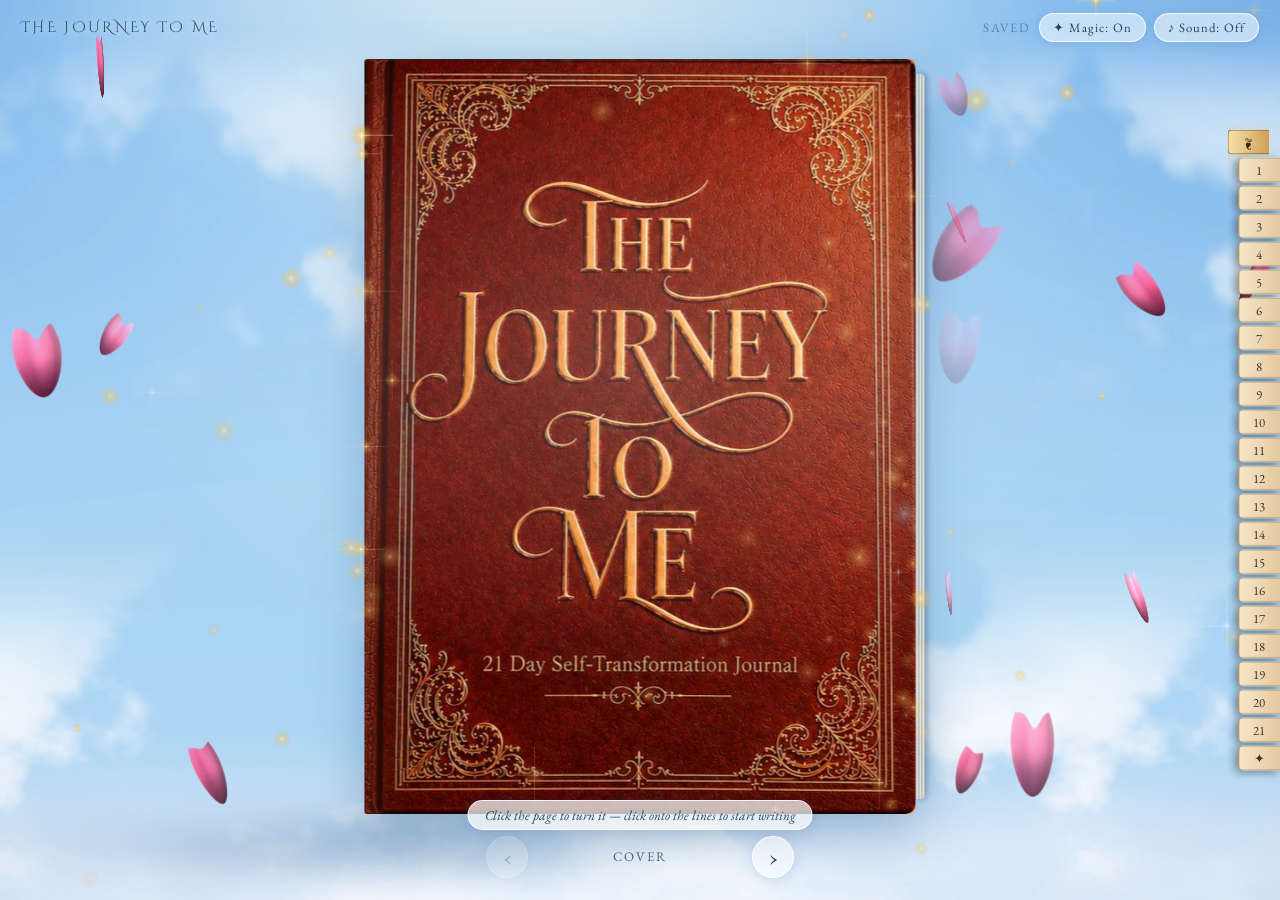
<file: index.html>
<!DOCTYPE html>
<html lang="en">
<head>
<meta charset="utf-8">
<meta name="viewport" content="width=device-width, initial-scale=1, viewport-fit=cover, maximum-scale=1">
<title>The Journey to Me — 21 Day Self-Transformation Journal</title>
<meta name="description" content="The Journey to Me: a 21 day self-transformation journal you can write in, keep, and carry with you.">
<meta name="theme-color" content="#a8d2f5">
<meta name="apple-mobile-web-app-capable" content="yes">
<meta name="apple-mobile-web-app-status-bar-style" content="black-translucent">
<meta name="apple-mobile-web-app-title" content="Journey to Me">
<link rel="manifest" href="manifest.webmanifest">
<link rel="apple-touch-icon" href="assets/icon-180.png">
<link rel="icon" href="assets/icon-192.png">
<link rel="preconnect" href="https://fonts.googleapis.com">
<link rel="preconnect" href="https://fonts.gstatic.com" crossorigin>
<link href="https://fonts.googleapis.com/css2?family=Cinzel+Decorative:wght@400;700&family=EB+Garamond:ital,wght@0,400;0,500;0,600;1,400&family=Pinyon+Script&display=swap" rel="stylesheet">
<link rel="stylesheet" href="styles.css">
<script>
/* Catch a password-reset link that landed on the wrong page.

   Supabase sends people back to the address in `redirect_to`, but ONLY if that
   address is on its allow-list — otherwise it quietly falls back to the
   project's Site URL, with no error anywhere. If that Site URL is the root of
   this site, a reset token arrives here, on the storybook version, which knows
   nothing about accounts, and the reader is simply stuck.

   So: if a recovery token turns up here, hand it on to the journal that can use
   it, fragment intact. Runs before anything else on the page, and does nothing
   at all in the normal case. */
(function () {
  var h = location.hash || '';
  var recovery = h.indexOf('access_token=') !== -1 && h.indexOf('type=recovery') !== -1;
  var failed   = h.indexOf('error_description=') !== -1 || h.indexOf('error=') !== -1;
  if (recovery || failed) {
    location.replace('./3d/' + h);
  }
})();
</script>
</head>
<body>

<div class="room" aria-hidden="true">
  <div class="sky"></div>
  <div class="sun-glow"></div>
  <div class="cloud-far"></div>
  <div class="cloud-near"></div>
</div>

<canvas id="fx" aria-hidden="true"></canvas>
<div class="vignette" aria-hidden="true"></div>

<header class="topbar">
  <div class="brand">The Journey to Me</div>
  <div class="tools">
    <span id="saveState" class="save-state" role="status" aria-live="polite">Saved</span>
    <button id="installBtn" class="tool-btn install" type="button" hidden>⤓ Install</button>
    <button id="fxToggle" class="tool-btn" type="button" title="Petals and stardust">✦ Magic: On</button>
    <button id="soundToggle" class="tool-btn" type="button" title="Page-turn sound">♪ Sound: Off</button>
  </div>
</header>

<main class="stage" id="stage">
  <div class="book-shadow" id="bookShadow" aria-hidden="true"></div>
  <div class="book" id="book">
    <div class="static-page static-left" aria-hidden="true"></div>
    <div class="static-page static-right" aria-hidden="true"></div>
    <div class="gutter" aria-hidden="true"></div>
    <!-- leaves injected by journal.js -->
  </div>
</main>

<nav class="tabs" id="tabs" aria-label="Journal pages"></nav>

<div class="controls">
  <button id="prevBtn" class="nav-btn" type="button" aria-label="Previous page">‹</button>
  <span id="pageLabel" class="page-label">Cover</span>
  <button id="nextBtn" class="nav-btn" type="button" aria-label="Next page">›</button>
</div>

<p class="hint" id="hint">Click the page to turn it — click onto the lines to start writing</p>

<div class="sheet" id="installSheet" hidden>
  <div class="sheet-card">
    <h3>Keep this journal on your device</h3>
    <p id="installBody"></p>
    <button class="ink-btn" type="button" id="installClose">Close</button>
  </div>
</div>

<script src="content.js"></script>
<script src="journal.js"></script>
</body>
</html>
</file>
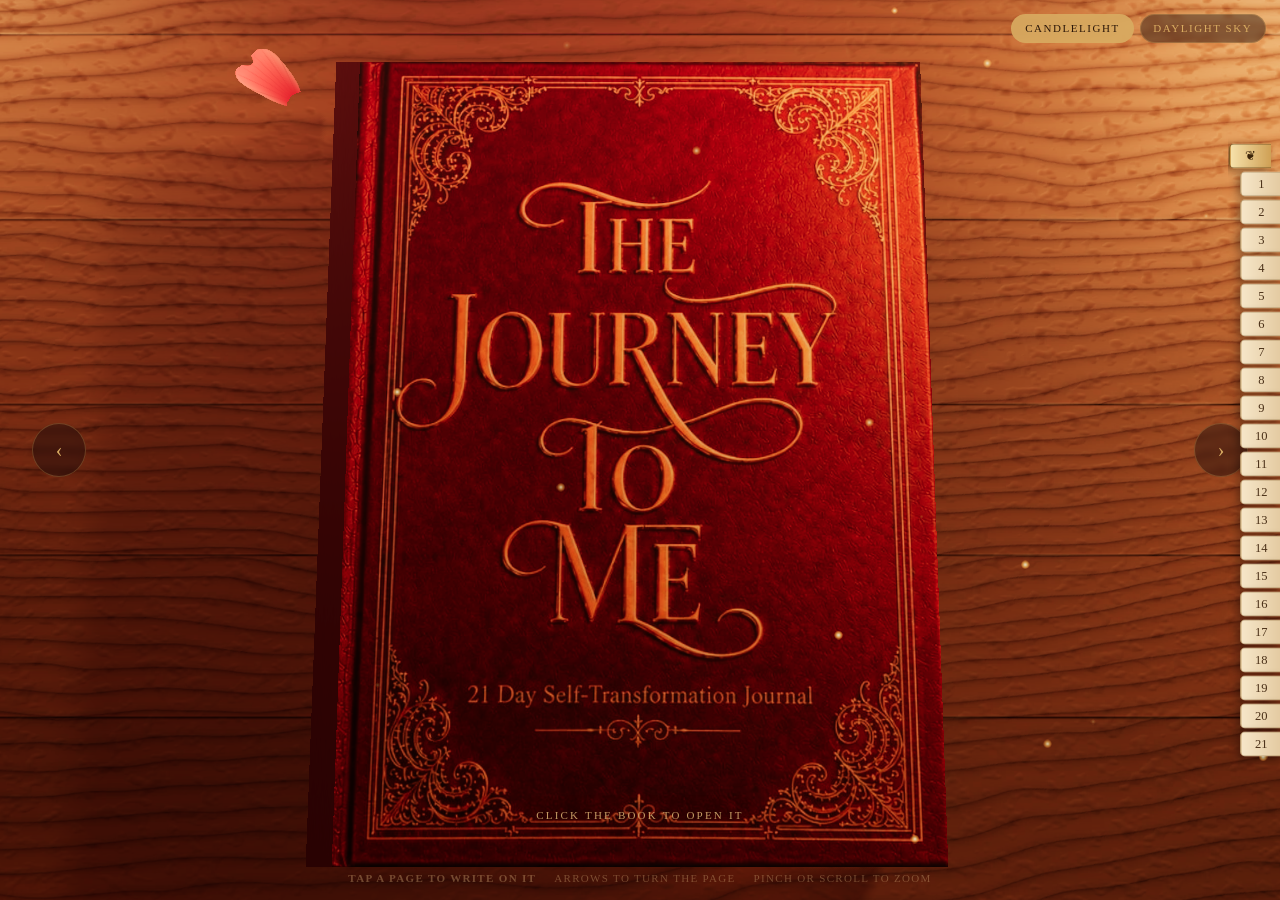
<file: 3d/index.html>
<!doctype html>
<html lang="en">
<head>
<meta charset="utf-8">
<meta name="viewport" content="width=device-width,initial-scale=1,viewport-fit=cover">
<title>The Journey to Me — the 3D journal</title>
<meta name="theme-color" content="#0a0406">
<meta name="description" content="The Journey to Me — a 21 day self-transformation journal, as a real book you can open and write in.">
<link rel="icon" href="../assets/icon-192.png">
<style>
  /* The journal is written in by hand, so the writing has to be a hand.  The
     old stack leaned on Snell Roundhand and Bradley Hand, which exist on a Mac
     and almost nowhere else — everyone else got a serif. */
  @font-face {
    font-family: 'Caveat';
    src: url('assets/caveat.woff2') format('woff2');
    font-weight: 400; font-style: normal; font-display: swap;
  }
  :root { --gold:#d9ac62; }
  * { box-sizing: border-box; }
  html, body { height: 100%; margin: 0; background: #0a0406; overflow: hidden; }
  body {
    font: 15px/1.5 "Iowan Old Style","Palatino Linotype",Palatino,Georgia,serif;
    color: #e8cfa4;
    -webkit-tap-highlight-color: transparent;
  }
  #view { position: fixed; inset: 0; width: 100%; height: 100%; display: block; touch-action: none; }

  /* Everything fades up together once the cover art and the wood are in. */
  #ui, #view { opacity: 0; transition: opacity 1.2s ease; }
  body.loaded #view { opacity: 1; }
  body.loaded #ui { opacity: 1; transition-delay: .5s; }

  #boot {
    position: fixed; inset: 0; display: grid; place-content: center; gap: 14px;
    text-align: center; background: #0a0406; z-index: 9;
    transition: opacity .9s ease; pointer-events: none;
  }
  body.loaded #boot { opacity: 0; }
  #boot h1 { margin: 0; font: 400 30px/1.2 Didot,"Bodoni MT",Georgia,serif; color: var(--gold); letter-spacing: .02em; }
  #boot p  { margin: 0; color: #8a6b4c; letter-spacing: .22em; text-transform: uppercase; font-size: 11px; }

  #ui { position: fixed; inset: 0; pointer-events: none; }

  #hint {
    position: absolute; left: 50%; bottom: 8.5vh; transform: translateX(-50%);
    letter-spacing: .2em; text-transform: uppercase; font-size: 11px;
    color: #c49a63; text-shadow: 0 0 18px rgba(0,0,0,.9);
    animation: breathe 3.4s ease-in-out infinite;
    transition: opacity .6s ease; white-space: nowrap;
  }
  #hint.gone { opacity: 0; animation: none; }
  @keyframes breathe { 0%,100% { opacity: .45 } 50% { opacity: .95 } }

  .arrow {
    position: absolute; top: 50%; transform: translateY(-50%);
    width: 54px; height: 54px; border-radius: 50%;
    border: 1px solid rgba(217,172,98,.28);
    background: rgba(20,8,10,.42); backdrop-filter: blur(3px);
    color: var(--gold); font-size: 20px; line-height: 52px; text-align: center;
    cursor: pointer; pointer-events: auto; user-select: none;
    transition: background .2s, border-color .2s, transform .2s;
  }
  .arrow:hover { background: rgba(60,20,24,.6); border-color: rgba(217,172,98,.6); }
  .arrow:active { transform: translateY(-50%) scale(.94); }
  #prev { left: max(16px, 2.5vw); }
  #next { right: max(16px, 2.5vw); }

  #tips {
    position: absolute; left: 50%; bottom: 14px; transform: translateX(-50%);
    display: flex; gap: 8px 18px; font-size: 11px; letter-spacing: .12em;
    text-transform: uppercase; color: rgba(200,158,110,.42);
    flex-wrap: wrap; justify-content: center; max-width: calc(100vw - 32px);
    text-align: center;
  }
  body.writing #tips b { color: var(--gold); }
  #sideways { display: none; }
  body.portrait #sideways { display: inline; color: var(--gold); }

  /* ---- numbered day tabs, carried over from the storybook version ---- */
  #tabs {
    position: absolute; right: 0; top: 50%; transform: translateY(-50%);
    z-index: 6; display: flex; flex-direction: column; gap: 3px;
    padding: .5rem .45rem .5rem .2rem;
    max-height: 74vh; overflow-y: auto; scrollbar-width: none;
    pointer-events: auto;
  }
  #tabs::-webkit-scrollbar { display: none; }
  .tab {
    font: 12.5px/1 "Iowan Old Style",Palatino,Georgia,serif;
    min-width: 34px; height: 25px;
    display: flex; align-items: center; justify-content: center;
    color: #4a3018;
    background: linear-gradient(to left, #e3c99f, #f6e6c8);
    border: 1px solid rgba(120,84,36,.45); border-right: none;
    border-radius: 5px 0 0 5px;
    cursor: pointer; flex: 0 0 auto;
    box-shadow: -3px 2px 8px rgba(0,0,0,.35);
    transform: translateX(9px);
    transition: transform .22s cubic-bezier(.3,1.4,.5,1), background .25s, min-width .22s;
  }
  .tab:hover { transform: translateX(0); background: linear-gradient(to left,#fff3dd,#fffdf6); }
  .tab.active {
    transform: translateX(-2px); min-width: 42px;
    background: linear-gradient(to left, #cfa055, #f7e2ab);
    color: #3b2409; border-color: rgba(90,60,18,.7);
  }

  /* ---- the scene switch ---- */
  #modes {
    position: absolute; top: max(14px, env(safe-area-inset-top)); right: 14px;
    z-index: 6; display: flex; gap: 6px; pointer-events: auto;
  }
  .mode {
    font: 11px/1 "Iowan Old Style",Palatino,Georgia,serif;
    letter-spacing: .14em; text-transform: uppercase;
    padding: .5rem .8rem; border-radius: 999px; cursor: pointer;
    border: 1px solid rgba(217,172,98,.32);
    background: rgba(20,8,10,.42); color: #d9ac62;
    backdrop-filter: blur(3px);
    transition: background .25s, color .25s, border-color .25s;
  }
  .mode:hover { border-color: rgba(217,172,98,.7); }
  .mode.on { background: rgba(217,172,98,.9); color: #2a1608; border-color: transparent; }

  /* In daylight the dark chrome disappears against a bright sky. */
  body.day .mode { background: rgba(255,255,255,.55); color: #24455f; border-color: rgba(255,255,255,.85); }
  body.day .mode.on { background: #24455f; color: #fff; border-color: transparent; }
  body.day .arrow { background: rgba(255,255,255,.55); border-color: rgba(255,255,255,.9); color: #24455f; }
  body.day .arrow:hover { background: #fff; }
  body.day #tips { color: rgba(30,66,94,.62); }
  body.day #tips b { color: #123f60; }
  body.day #hint { color: #1e455f; text-shadow: 0 0 16px rgba(255,255,255,.9); }
  body.day #boot { background: #a8d2f5; }
  body.day #boot h1 { color: #1b3e5c; }
  body.day #boot p { color: #46708f; }

  /* ---- sign in ----
     Only ever shown when config.js has been filled in. With no account set up
     the journal behaves as it always has and none of this appears. */
  #auth {
    position: fixed; inset: 0; z-index: 50;
    display: grid; place-items: center; padding: 1.5rem;
    background: radial-gradient(120% 90% at 50% 20%, #2a1008 0%, #0a0406 70%);
  }
  #auth[hidden] { display: none; }
  body.day #auth { background: linear-gradient(to bottom, #76b0e8 0%, #a8d2f5 60%, #b0d6f4 100%); }

  #authCard {
    width: min(23rem, 100%); text-align: center;
    display: flex; flex-direction: column; gap: .85rem;
  }
  #authCard h1 {
    margin: 0; font: 400 30px/1.2 Didot,"Bodoni MT",Georgia,serif;
    color: var(--gold); letter-spacing: .02em;
  }
  body.day #authCard h1 { color: #1b3e5c; }
  #authLead { margin: 0 0 .4rem; font-size: 13px; color: #a98a63; line-height: 1.55; }
  body.day #authLead { color: #2c5170; }
  #authForm { display: flex; flex-direction: column; gap: .55rem; }
  #auth input {
    font: 15px/1.4 inherit; color: #f0e2c8;
    background: rgba(255,240,214,.06);
    border: 1px solid rgba(217,172,98,.34);
    border-radius: 7px; padding: .68rem .8rem; outline: none;
  }
  #auth input:focus { border-color: rgba(217,172,98,.85); background: rgba(255,240,214,.11); }
  body.day #auth input { color: #17364d; background: rgba(255,255,255,.72); border-color: rgba(255,255,255,.9); }
  #authGo {
    font: 12px/1 inherit; letter-spacing: .18em; text-transform: uppercase;
    padding: .8rem; margin-top: .25rem; cursor: pointer;
    border: 0; border-radius: 999px;
    background: linear-gradient(to bottom, #e7c489, #cfa055); color: #2a1608;
  }
  #authGo:disabled { opacity: .5; cursor: default; }
  #authMsg { margin: 0; font-size: 12.5px; line-height: 1.5; min-height: 1.2em; color: #e08e7a; }
  #authMsg.ok { color: #9fc48a; }
  body.day #authMsg { color: #9c3722; }
  body.day #authMsg.ok { color: #1f6b3a; }
  .authLink {
    background: none; border: 0; cursor: pointer; padding: .2rem;
    font: 12px/1.5 inherit; letter-spacing: .1em; text-transform: uppercase;
    color: #a98a63; text-decoration: underline; text-underline-offset: 3px;
  }
  .authLink:hover { color: var(--gold); }
  body.day .authLink { color: #2c5170; }
  body.day .authLink:hover { color: #0e3b5c; }

  #account {
    position: absolute; top: max(14px, env(safe-area-inset-top)); left: 14px;
    z-index: 6; display: flex; align-items: center; gap: .6rem;
    pointer-events: auto; font-size: 11px; letter-spacing: .1em;
    color: #a98a63; max-width: 40vw;
  }
  #account[hidden] { display: none; }
  #accountWho { overflow: hidden; text-overflow: ellipsis; white-space: nowrap; }
  body.day #account { color: #2c5170; }

  /* Where the keystrokes actually land.  It is never seen — the letters are
     painted onto the page in the scene — but it has to be a real field so a
     phone will put its keyboard up. */
  #keys {
    position: fixed; left: -2000px; top: 0; width: 10px; height: 10px;
    opacity: 0; border: 0; resize: none;
  }

  @media (max-width: 720px) {
    /* Sitting either side of the middle, the arrows land right on top of the
       pages you are trying to read.  Down at the foot they are out of the way
       and still under a thumb. */
    .arrow {
      width: 48px; height: 48px; line-height: 46px; font-size: 18px;
      top: auto; bottom: 52px; transform: none;
    }
    .arrow:active { transform: scale(.94); }
    #prev { left: 20px; }
    #next { right: 20px; }
    /* Down at the very foot, and narrow enough to pass between the two arrows
       — at 112px it sat on the page itself, which is the one thing the reader
       is trying to look at. */
    #tips { font-size: 9.5px; gap: 4px 12px; bottom: 10px; max-width: calc(100vw - 150px); }
    #hint { font-size: 10px; bottom: 15vh; }
    /* On a phone the tabs would run down the middle of the page. They lie
       along the TOP instead: the foot of the screen already carries the tips,
       which wrap to three lines in portrait and ran straight through them. */
    #tabs {
      top: 54px; bottom: auto; right: auto; left: 50%;
      transform: translateX(-50%);
      flex-direction: row; max-width: calc(100vw - 24px); max-height: none;
      overflow-x: auto; overflow-y: hidden; padding: .3rem .4rem;
    }
    .tab {
      transform: translateY(-6px); min-width: 28px;
      border: 1px solid rgba(120,84,36,.45); border-top: none;
      border-radius: 0 0 5px 5px;
      background: linear-gradient(to bottom, #e3c99f, #f6e6c8);
      box-shadow: 0 3px 8px rgba(0,0,0,.35);
    }
    .tab.active { transform: translateY(1px); min-width: 34px;
      background: linear-gradient(to bottom, #cfa055, #f7e2ab); }
    #modes { top: 10px; right: 10px; }
    .mode { font-size: 10px; padding: .42rem .62rem; }
  }
</style>
</head>
<body>

<canvas id="view"></canvas>

<div id="boot">
  <h1>The Journey to Me</h1>
  <p id="bootLine">lighting the candle</p>
</div>

<div id="ui">
  <div id="hint">click the book to open it</div>
  <div class="arrow" id="prev" title="Back a page">‹</div>
  <div class="arrow" id="next" title="On a page">›</div>
  <div id="modes">
    <button class="mode" id="modeCandle" type="button">Candlelight</button>
    <button class="mode" id="modeDay" type="button">Daylight sky</button>
  </div>
  <div id="account" hidden>
    <span id="accountWho"></span>
    <button class="authLink" id="accountOut" type="button">Sign out</button>
    <button class="authLink" id="accountIn" type="button" hidden>Sign in</button>
  </div>
  <div id="tabs"></div>
  <div id="tips">
    <span><b>tap a page to write on it</b></span>
    <span>arrows to turn the page</span>
    <span>pinch or scroll to zoom</span>
  </div>
</div>

<div id="auth" hidden>
  <div id="authCard">
    <h1>The Journey to Me</h1>
    <p id="authLead">Sign in, and your journal is yours on any device you open it on.</p>
    <form id="authForm" autocomplete="on">
      <input id="authEmail" type="email" name="email" autocomplete="email"
             placeholder="your email" required>
      <input id="authPass" type="password" name="password" autocomplete="current-password"
             placeholder="password" minlength="6" required>
      <button id="authGo" type="submit">Sign in</button>
    </form>
    <p id="authMsg"></p>
    <button class="authLink" id="authSwap" type="button">Create an account instead</button>
    <button class="authLink" id="authForgot" type="button">Forgotten your password?</button>
    <button class="authLink" id="authSkip" type="button">Just use this device</button>
  </div>
</div>

<textarea id="keys" autocomplete="off" autocorrect="off" autocapitalize="sentences" spellcheck="false"></textarea>

<script src="../content.js"></script>
<script src="./config.js"></script>
<script type="importmap">
{ "imports": { "three": "./lib/three.module.js" } }
</script>
<script type="module" src="./scene.js"></script>
</body>
</html>
</file>
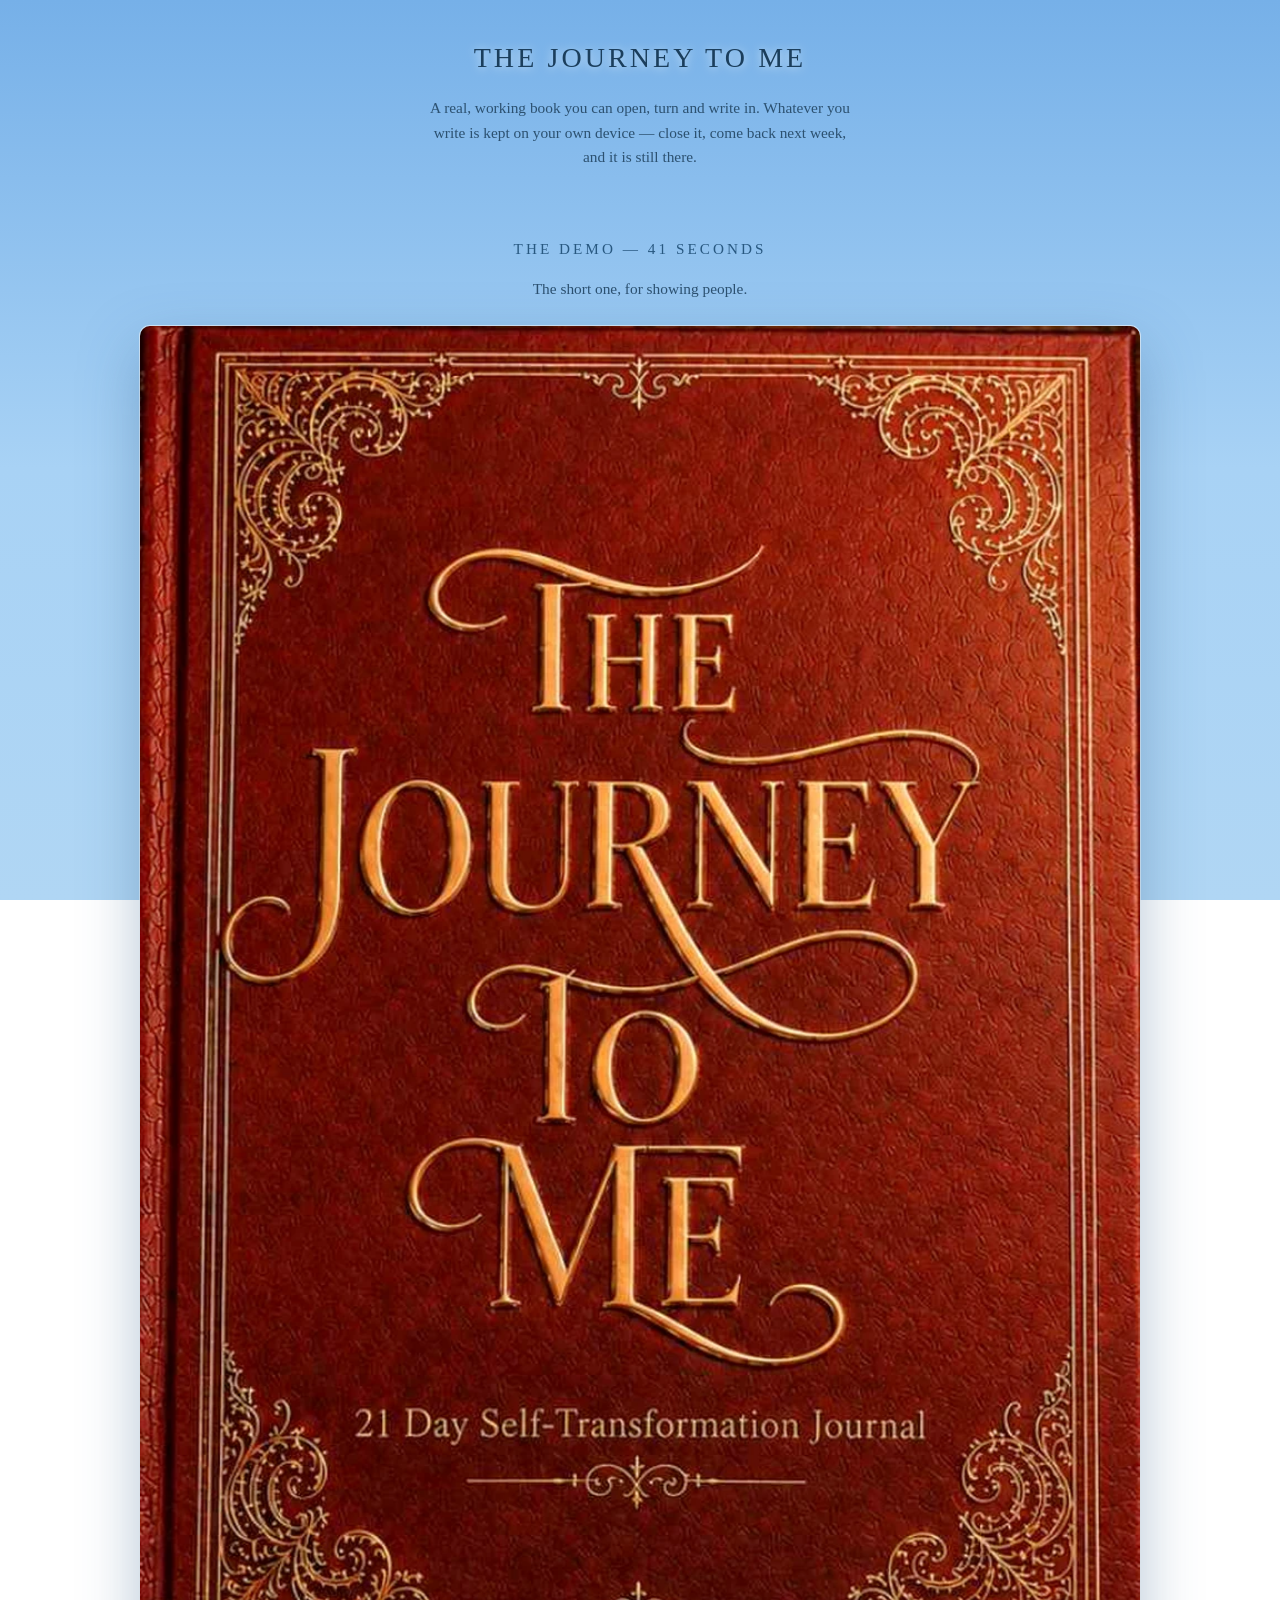
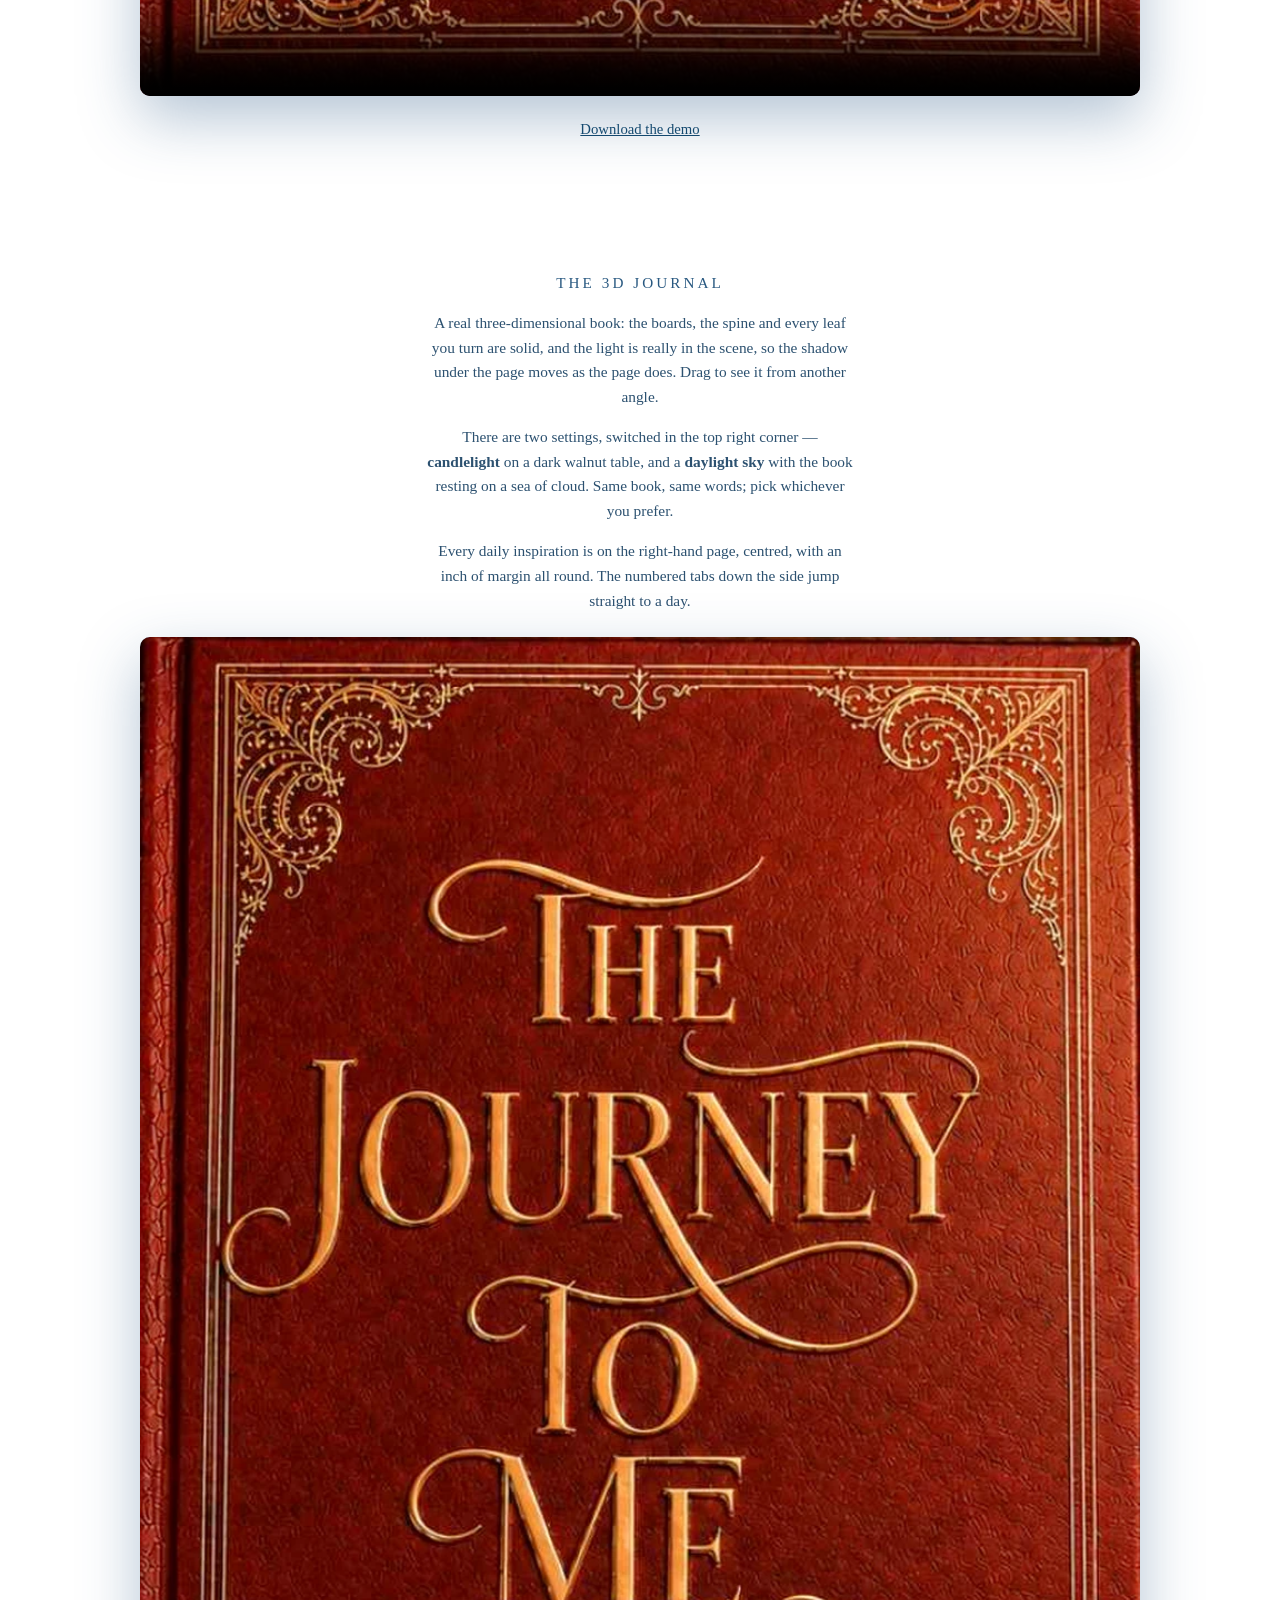
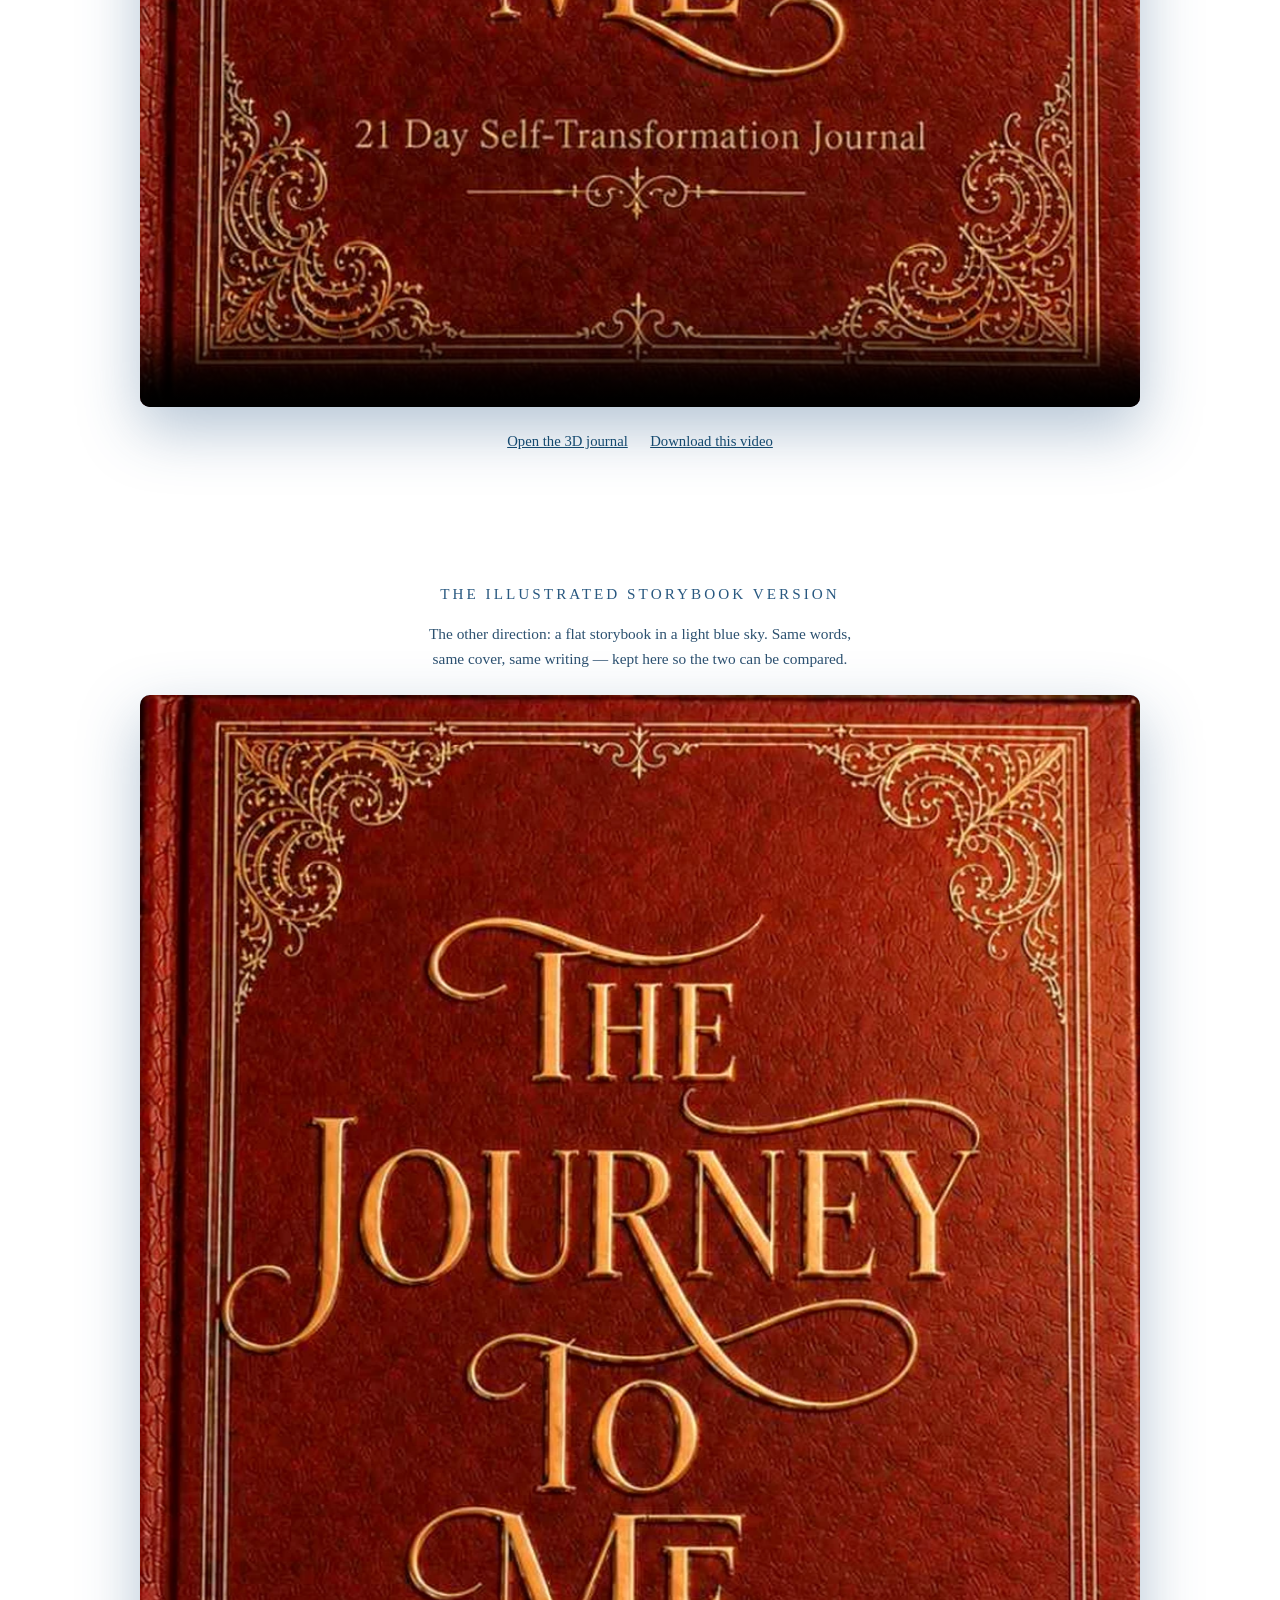
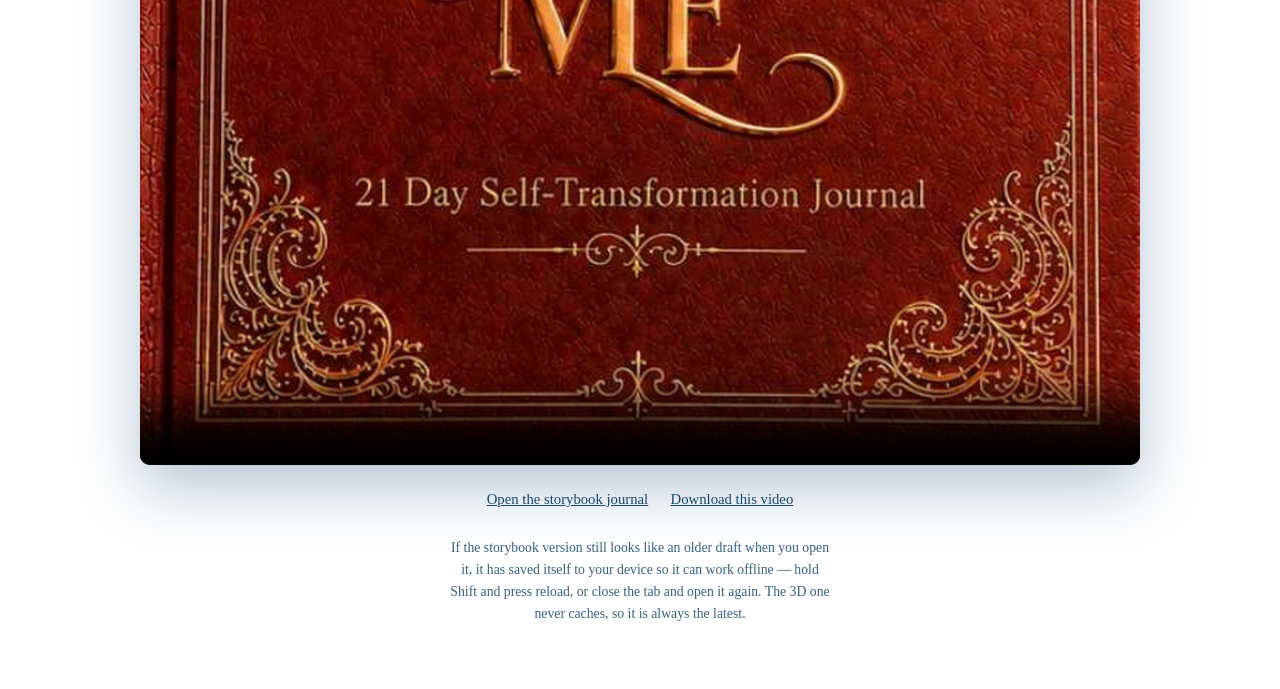
<file: preview.html>
<!doctype html>
<html lang="en">
<head>
<meta charset="utf-8">
<meta name="viewport" content="width=device-width, initial-scale=1">
<title>The Journey to Me — walkthrough</title>
<style>
  :root { color-scheme: light; }
  * { box-sizing: border-box; }
  body {
    margin: 0; padding: 2.6rem 1rem 4rem;
    background: linear-gradient(to bottom, #76b0e8 0%, #a8d2f5 52%, #b0d6f4 100%);
    background-attachment: fixed;
    color: #23445f;
    font-family: "Iowan Old Style", "Palatino Linotype", Palatino, Georgia, serif;
  }
  .wrap { max-width: 1000px; margin: 0 auto; display: flex; flex-direction: column;
          align-items: center; gap: 1rem; text-align: center; }
  h1 { font-size: clamp(1.15rem, 3.4vw, 1.75rem); font-weight: 500; letter-spacing: .11em;
       text-transform: uppercase; margin: 0 0 .4rem; color: #1b3e5c;
       text-shadow: 0 1px 10px rgba(255,255,255,.7); }
  h2 { font-size: clamp(.82rem, 2.2vw, .95rem); font-weight: 500; letter-spacing: .2em;
       text-transform: uppercase; margin: 3.4rem 0 .2rem; color: #285880; }
  p  { margin: 0; font-size: .96rem; max-width: 56ch; line-height: 1.6; color: #2c5170; }
  video { width: 100%; height: auto; border-radius: 10px; margin-top: .5rem;
          box-shadow: 0 22px 60px rgba(40,86,132,.35), 0 0 0 1px rgba(255,255,255,.6);
          background: #a8d2f5; }
  a { color: #14496f; }
  .row { display: flex; gap: 1.4rem; flex-wrap: wrap; justify-content: center;
         font-size: .92rem; margin-top: .6rem; }
  .note { font-size: .86rem; color: #35617f; max-width: 56ch; margin-top: .8rem; }
  hr { width: 60%; border: 0; border-top: 1px solid rgba(255,255,255,.7); margin: 3rem 0 0; }
</style>
</head>
<body>
<div class="wrap">

  <h1>The Journey to Me</h1>
  <p>A real, working book you can open, turn and write in. Whatever you write is
     kept on your own device — close it, come back next week, and it is still there.</p>

  <h2>The demo — 41 seconds</h2>
  <p>The short one, for showing people.</p>
  <video controls playsinline preload="metadata" poster="assets/cover.webp">
    <source src="assets/demo.mp4" type="video/mp4">
    Your browser cannot play this video.
    <a href="assets/demo.mp4">Download it instead.</a>
  </video>
  <div class="row">
    <a href="assets/demo.mp4" download>Download the demo</a>
  </div>

  <hr>

  <h2>The 3D journal</h2>
  <p>A real three-dimensional book: the boards, the spine and every leaf you turn
     are solid, and the light is really in the scene, so the shadow under the
     page moves as the page does. Drag to see it from another angle.</p>
  <p>There are two settings, switched in the top right corner — <b>candlelight</b>
     on a dark walnut table, and a <b>daylight sky</b> with the book resting on a
     sea of cloud. Same book, same words; pick whichever you prefer.</p>
  <p>Every daily inspiration is on the right-hand page, centred, with an inch of
     margin all round. The numbered tabs down the side jump straight to a day.</p>
  <video controls playsinline preload="metadata" poster="assets/cover.webp">
    <source src="3d/walkthrough-3d.mp4" type="video/mp4">
    Your browser cannot play this video.
    <a href="3d/walkthrough-3d.mp4">Download it instead.</a>
  </video>
  <div class="row">
    <a href="3d/">Open the 3D journal</a>
    <a href="3d/walkthrough-3d.mp4" download>Download this video</a>
  </div>

  <hr>

  <h2>The illustrated storybook version</h2>
  <p>The other direction: a flat storybook in a light blue sky. Same words, same
     cover, same writing — kept here so the two can be compared.</p>
  <video controls playsinline preload="metadata" poster="assets/cover.webp">
    <source src="assets/walkthrough.mp4" type="video/mp4">
    Your browser cannot play this video.
    <a href="assets/walkthrough.mp4">Download it instead.</a>
  </video>
  <div class="row">
    <a href="./">Open the storybook journal</a>
    <a href="assets/walkthrough.mp4" download>Download this video</a>
  </div>
  <p class="note">If the storybook version still looks like an older draft when
     you open it, it has saved itself to your device so it can work offline —
     hold Shift and press reload, or close the tab and open it again. The 3D one
     never caches, so it is always the latest.</p>

</div>
</body>
</html>
</file>
<file: styles.css>
/* ==================================================================
   The Journey to Me — 21 Day Self-Transformation Journal
   Palette, paper and border taken from the client's own PDF.
   ================================================================== */

:root{
  --ink:        #241a12;
  --ink-soft:   #6b5238;
  --paper-tint: #e6c79a;
  --edge:       #c9ac7c;
  --leather-1:  #8d3b28;
  --leather-2:  #6d2418;
  --leather-3:  #43120c;
  --gold-1:     #f7e2ab;
  --gold:       #cfa055;
  --gold-deep:  #8a6323;
  --sky-high:   #76b0e8;
  --sky-low:    #b0d6f4;
  --sky-ink:    #26455f;   /* chrome text, dark enough to read on white cloud */
  --sky-ink-2:  #46708f;

  --margin-x: 16.7%;   /* one inch on a six-inch page */
  --margin-y: 12.2%;

  --pw: 380px;
  --ph: 540px;
  --flip: 1050ms;
}

*{ box-sizing:border-box; }
html,body{ height:100%; }

body{
  margin:0;
  font-family:'EB Garamond', Georgia, 'Times New Roman', serif;
  color:var(--ink);
  background:linear-gradient(to bottom, var(--sky-high) 0%, #a8d2f5 52%, var(--sky-low) 100%);
  overflow:hidden;
  -webkit-font-smoothing:antialiased;
  -webkit-tap-highlight-color:transparent;
}

/* ---------- the sky the book sits in ----------

   Three layers: a graded sky plate, a thin high layer that drifts across it,
   and the bank the book rests on, whose top edge is pinned to the book's own
   bottom edge so it never floats free of it at any screen size.

   Both cloud textures tile exactly left-to-right (they are generated on a
   lattice indexed modulo its own width), so the drift can be a plain
   background-position animation with no seam and no reset jump. */

.room{ position:fixed; inset:0; z-index:1; pointer-events:none; overflow:hidden; }

.sky{
  position:absolute; inset:0;
  background:url("assets/sky.webp") center center/cover no-repeat;
}

.sun-glow{
  position:absolute; left:42%; top:-14%;
  width:min(170vw, 1500px); aspect-ratio:1.35;
  transform:translate(-50%, -50%);
  background:radial-gradient(closest-side,
    rgba(255,253,245,.75) 0%, rgba(255,250,232,.34) 34%, rgba(255,248,226,0) 72%);
}

.cloud-far{
  position:absolute; left:0; right:0; top:2%; height:44%;
  background:url("assets/clouds-far.webp") repeat-x left center;
  background-size:auto 100%;
  opacity:.92;
  animation:driftFar 260s linear infinite;
}
.cloud-near{
  position:absolute; left:0; right:0;
  top:calc(50% - var(--lift, 0px) / 2 + var(--ph) / 2 - var(--ph) * 0.42);
  bottom:-2%;
  background:url("assets/clouds-near.webp") repeat-x left bottom;
  background-size:auto 100%;
  animation:driftNear 420s linear infinite;
}
/* one texture width, so the loop lands exactly where it started */
@keyframes driftFar { from{ background-position-x:0; } to{ background-position-x:-1600px; } }
@keyframes driftNear{ from{ background-position-x:0; } to{ background-position-x:1600px; } }

/* ---------- ambient ---------- */

#fx{ position:fixed; inset:0; width:100%; height:100%; z-index:5; pointer-events:none; }

/* A dark vignette over a pale sky just looks like dirt on the lens. This one
   deepens the blue at the corners instead of blackening them. */
.vignette{
  position:fixed; inset:0; z-index:6; pointer-events:none;
  background:
    radial-gradient(72% 62% at 50% 40%, rgba(255,255,255,.20) 0%, rgba(255,255,255,0) 60%),
    radial-gradient(122% 104% at 50% 46%, rgba(72,136,196,0) 52%, rgba(58,116,176,.30) 100%);
}

/* ---------- chrome ---------- */

.topbar{
  position:fixed; top:0; left:0; right:0; z-index:20;
  display:flex; align-items:center; justify-content:space-between; gap:1rem;
  padding:.8rem 1.3rem;
  padding-top:max(.8rem, env(safe-area-inset-top));
  pointer-events:none;
}
.brand{
  font-family:'Cinzel Decorative', serif;
  font-size:.92rem; letter-spacing:.16em; text-transform:uppercase;
  color:var(--sky-ink); opacity:.9; white-space:nowrap;
  text-shadow:0 1px 10px rgba(255,255,255,.85);
}
.tools{ display:flex; align-items:center; gap:.5rem; pointer-events:auto; flex-wrap:wrap; justify-content:flex-end; }

.save-state{
  font-size:.8rem; letter-spacing:.14em; text-transform:uppercase;
  color:var(--sky-ink-2); opacity:.75; transition:opacity .4s ease, color .4s ease;
}
.save-state.flash{ opacity:1; color:#1d5f8f; }

.tool-btn{
  font-family:inherit; font-size:.8rem; letter-spacing:.08em;
  color:var(--sky-ink);
  background:rgba(255,255,255,.52);
  border:1px solid rgba(255,255,255,.85);
  border-radius:999px;
  padding:.32rem .8rem; cursor:pointer;
  white-space:nowrap;
  box-shadow:0 2px 10px rgba(60,110,160,.18);
  transition:background .25s ease, border-color .25s ease, color .25s ease;
}
.tool-btn:hover{ background:rgba(255,255,255,.82); border-color:#fff; color:#123f60; }
.tool-btn.install{ color:#123f60; border-color:#fff; background:rgba(255,255,255,.78); }

/* ---------- stage and book ---------- */

.stage{
  position:absolute; inset:0;
  display:flex; align-items:center; justify-content:center;
  padding-bottom:var(--lift, 0px);
  perspective:2600px; perspective-origin:50% 46%;
  z-index:3; overflow:hidden;
}

.book{
  position:relative;
  flex:0 0 auto;
  width:calc(var(--pw) * 2);
  height:var(--ph);
  transform-style:preserve-3d;
  transition:transform var(--flip) cubic-bezier(.42,.02,.24,1);
  filter:drop-shadow(0 18px 26px rgba(40,86,132,.34));
}

/* the shadow the book lays into the cloud below it; --pan follows the book.
   Cloud takes a soft blue shadow, not the near-black a wooden table took. */
.book-shadow{
  position:absolute; left:50%; z-index:0; pointer-events:none;
  top:calc(50% - var(--lift, 0px) / 2 + var(--ph) / 2 - 26px);
  width:calc(var(--pw) * 2.35); height:calc(var(--ph) * 0.15);
  transform:translateX(calc(-50% + var(--pan, 0px)));
  transition:transform var(--flip) cubic-bezier(.42,.02,.24,1), width .3s ease;
  background:radial-gradient(closest-side ellipse,
    rgba(70,120,170,.42) 0%, rgba(70,120,170,.24) 40%, rgba(70,120,170,.08) 66%, rgba(70,120,170,0) 100%);
  filter:blur(11px);
}
.book-shadow.narrow{ width:calc(var(--pw) * 1.5); }

.static-page{
  position:absolute; top:0; width:var(--pw); height:var(--ph);
  background:var(--paper-tint) url("assets/paper.webp") center/cover no-repeat;
  border-radius:3px;
  transition:opacity .45s ease;
}
.static-page.hidden{ opacity:0; transition:opacity .12s ease; }
.static-left{  left:0;         box-shadow:inset -14px 0 26px -12px rgba(90,60,30,.55); border-radius:6px 3px 3px 6px; }
.static-right{ left:var(--pw); box-shadow:inset  14px 0 26px -12px rgba(90,60,30,.55); border-radius:3px 6px 6px 3px; }

.static-left::after, .static-right::after{
  content:''; position:absolute; top:2%; bottom:2%; width:9px;
  background:repeating-linear-gradient(to right,
      rgba(170,138,92,.55) 0 1px, rgba(252,240,216,.75) 1px 3px);
  opacity:.85;
}
.static-left::after{  left:-9px;  border-radius:4px 0 0 4px; box-shadow:-2px 0 6px rgba(0,0,0,.35); }
.static-right::after{ right:-9px; border-radius:0 4px 4px 0; box-shadow: 2px 0 6px rgba(0,0,0,.35); }

.gutter{
  position:absolute; top:0; bottom:0; left:calc(var(--pw) - 26px);
  width:52px; z-index:60; pointer-events:none;
  background:linear-gradient(to right,
    rgba(0,0,0,0) 0%, rgba(74,42,18,.20) 34%, rgba(60,32,12,.34) 50%,
    rgba(74,42,18,.20) 66%, rgba(0,0,0,0) 100%);
}
.book.at-cover .gutter, .book.at-end .gutter{ opacity:0; transition:opacity .4s ease; }

/* ---------- leaves ---------- */

.leaf{
  position:absolute; top:0; left:var(--pw);
  width:var(--pw); height:var(--ph);
  transform-origin:left center;
  transform-style:preserve-3d;
  transition:transform var(--flip) cubic-bezier(.42,.02,.24,1);
  will-change:transform;
}
.leaf.turned{ transform:rotateY(-180deg); }
/* leaves buried deep in the stack are fully hidden behind their neighbours */
.leaf.far{ visibility:hidden; }

.face{
  position:absolute; inset:0;
  backface-visibility:hidden; -webkit-backface-visibility:hidden;
  overflow:hidden;
  border-radius:3px 7px 7px 3px;
  background:var(--paper-tint) url("assets/paper.webp") center/cover no-repeat;
  box-shadow:inset 0 0 60px rgba(120,80,36,.22);
  display:flex; flex-direction:column;
}
.face.back{ transform:rotateY(180deg); border-radius:7px 3px 3px 7px; }

/* backface-visibility hides the away-facing side but Chromium still HIT-TESTS
   it, so a click on a left-hand page landed on the invisible front face of the
   same leaf — writing would not focus and "back a page" turned forward.
   Only the side actually facing the reader may take a click. */
.leaf .face.front{ pointer-events:auto; }
.leaf .face.back { pointer-events:none; }
.leaf.turned .face.front{ pointer-events:none; }
.leaf.turned .face.back { pointer-events:auto; }

.face .gutter-shade{
  position:absolute; top:0; bottom:0; width:56px; pointer-events:none; z-index:3;
  background:linear-gradient(to right, rgba(80,46,18,.28), rgba(80,46,18,0));
}
.face.front .gutter-shade{ left:0; }
.face.back  .gutter-shade{ right:0; background:linear-gradient(to left, rgba(80,46,18,.28), rgba(80,46,18,0)); }

.face .turn-shade{
  position:absolute; inset:0; z-index:9; pointer-events:none; opacity:0;
  background:linear-gradient(to right, rgba(46,24,8,.55), rgba(46,24,8,0) 60%);
}
.face.back .turn-shade{ background:linear-gradient(to left, rgba(46,24,8,.55), rgba(46,24,8,0) 60%); }
.leaf.turning .face.front .turn-shade{ animation:shadeOut var(--flip) cubic-bezier(.42,.02,.24,1); }
.leaf.turning .face.back  .turn-shade{ animation:shadeIn  var(--flip) cubic-bezier(.42,.02,.24,1); }
@keyframes shadeOut{ 0%{opacity:0} 45%{opacity:.62} 100%{opacity:0} }
@keyframes shadeIn { 0%{opacity:.72} 55%{opacity:.45} 100%{opacity:0} }

.corner-cue{
  position:absolute; bottom:0; z-index:8; pointer-events:none;
  width:92px; height:92px; opacity:0; transition:opacity .35s ease;
}
.face.front .corner-cue{ right:0; background:radial-gradient(circle at 100% 100%, rgba(255,232,178,.7), rgba(255,232,178,0) 68%); }
.face.back  .corner-cue{ left:0;  background:radial-gradient(circle at 0% 100%,   rgba(255,232,178,.7), rgba(255,232,178,0) 68%); }
.face:hover .corner-cue{ opacity:1; }

/* the ornate border lifted from the client's own pages */
.page-frame{
  position:absolute; inset:2.5% 3.5%;
  z-index:2; pointer-events:none;
  background:url("assets/frame.webp") center/100% 100% no-repeat;
  opacity:.72;
}

/* ---------- page content ---------- */

/* The client asked for at least an inch of margin on every side. The printed
   page is 701 x 960 in her photograph; taking it as a 6 inch wide book, an inch
   is 16.7% of the width and 12.2% of the height. Every page carries the same
   margin so facing pages line up. */
.page-inner{
  position:relative; z-index:4; flex:1;
  display:flex; flex-direction:column;
  padding:var(--margin-y) var(--margin-x);
}
.page-inner.centred{ align-items:center; justify-content:center; text-align:center; }

.face.framed .page-inner{ justify-content:center; }
.face.framed .script-title{ font-size:clamp(1.2rem, 2.7vh, 1.8rem); margin-bottom:.6rem; }

.script-title{
  font-family:'Pinyon Script', cursive;
  font-weight:400;
  font-size:clamp(1.6rem, 3.6vh, 2.5rem);
  line-height:1.15;
  color:#2b1c10;
  text-align:center;
  margin:0 0 .9rem;
}
.script-title.small{ font-size:clamp(1.35rem, 3vh, 2.05rem); margin-bottom:.7rem; }

p{ margin:0 0 .72em; }

.scroller{
  flex:1; overflow-y:auto;
  font-size:clamp(.8rem, 1.56vh, 1.02rem);
  line-height:1.52;
  padding-right:.3rem;
  scrollbar-width:thin;
  scrollbar-color:rgba(140,96,40,.4) transparent;
}
.scroller::-webkit-scrollbar{ width:5px; }
.scroller::-webkit-scrollbar-thumb{ background:rgba(140,96,40,.4); border-radius:99px; }

/* ---- This Book Belongs to ---- */
.plate-title{
  font-family:'Pinyon Script', cursive;
  font-size:clamp(1.7rem, 4vh, 2.7rem);
  margin:0 0 .3rem; color:#2b1c10; font-weight:400;
}
.plate-orn{ color:var(--gold-deep); font-size:1.2rem; opacity:.8; margin-bottom:2.2rem; }
.plate-line{ width:76%; border-bottom:1.5px solid rgba(60,38,16,.6); padding-bottom:.15rem; }
.name-field{
  display:block; min-height:1.7em;
  font-family:'Pinyon Script', cursive;
  font-size:clamp(1.3rem, 3vh, 2rem);
  color:#3a2412; outline:none; text-align:center;
}
.name-field:empty::before{ content:attr(data-prompt); opacity:.32; }

/* ---- Table of Contents ---- */
.toc{ list-style:none; margin:0; padding:0 .2rem 0 0; }
.toc li{ margin:0; }
.toc-link{
  display:block; width:100%; text-align:center;
  font-family:inherit; font-size:clamp(.72rem, 1.5vh, .95rem);
  line-height:1.28;
  color:var(--ink); background:none; border:0; cursor:pointer;
  padding:.1rem .2rem; border-radius:3px;
  transition:background .2s ease, color .2s ease;
}
.toc-link em{ font-style:italic; font-weight:600; }
.toc-link:hover{ background:rgba(207,160,85,.22); color:#2b1608; }

/* ---- a day's prompt page ----
   Every daily inspiration now sits on a right-hand page, centred between the
   margins with nothing else on the page — the pressed flower that used to run
   down the gutter has gone. */
.page-inner.prompt{ justify-content:center; }

.prompt-body{
  flex:0 1 auto; overflow:hidden;
  text-align:center;
}

.day-no{
  font-family:'Pinyon Script', cursive;
  font-size:clamp(1rem, 2.1vh, 1.35rem);
  color:#3a2614; margin-bottom:.1rem;
}
.day-title{
  font-family:'Pinyon Script', cursive; font-weight:400;
  font-size:clamp(1.15rem, 2.7vh, 1.85rem);
  line-height:1.15;
  color:#2b1c10; margin:0 0 .8rem;
}
.prompt-body p{
  font-size:clamp(.86rem, 1.78vh, 1.1rem);
  line-height:1.6;
}
/* Centred text and a hanging bullet do not agree, so the marker goes inline
   and the item stays centred with the rest of the page. */
.day-bullets{ margin:0 0 .85em; padding:0; list-style:none; }
.day-bullets li{
  margin-bottom:.5em;
  font-size:clamp(.86rem, 1.78vh, 1.1rem); line-height:1.6;
}
.day-bullets li::before{ content:'◆\00a0\00a0'; font-size:.72em; color:#4a3218; vertical-align:.1em; }
.day-note{ font-style:italic; font-size:clamp(.78rem, 1.6vh, .98rem) !important; }
.day-cue{ margin-top:1em; font-size:clamp(.84rem, 1.7vh, 1.05rem) !important; }

/* ---- a writing page ---- */
.write-head{
  font-family:'Pinyon Script', cursive;
  font-size:clamp(1.05rem, 2.3vh, 1.5rem);
  text-align:center; color:#3a2614;
  margin-bottom:.55rem;
}
.write-head .cont{ font-family:'EB Garamond', serif; font-style:italic; font-size:.6em; opacity:.7; }

.entry{
  flex:1; overflow-y:auto; outline:none;
  font-size:clamp(.92rem, 1.9vh, 1.16rem);
  line-height:1.9;
  color:#25180d;
  padding:.15rem .4rem .5rem;
  border-radius:4px;
  background-image:linear-gradient(to bottom, rgba(112,84,46,.22) 1px, rgba(0,0,0,0) 1px);
  background-size:100% 1.9em;
  background-position:0 1.66em;
  transition:box-shadow .3s ease, background-color .3s ease;
  scrollbar-width:thin; scrollbar-color:rgba(140,96,40,.45) transparent;
}
.entry::-webkit-scrollbar{ width:5px; }
.entry::-webkit-scrollbar-thumb{ background:rgba(140,96,40,.4); border-radius:99px; }
.entry p{ margin:0 0 1.05em; }
.entry:hover{ background-color:rgba(255,247,225,.16); }
.entry:focus{
  background-color:rgba(255,250,232,.24);
  box-shadow:0 0 22px rgba(230,190,120,.24);
}
.entry:empty::before{ content:attr(data-prompt); color:var(--ink-soft); opacity:.38; font-style:italic; }

.page-num{
  position:absolute; bottom:.9rem; z-index:5;
  font-size:.78rem; letter-spacing:.16em; text-transform:uppercase;
  color:var(--ink-soft); opacity:.5;
}
.face.front .page-num{ right:1.7rem; }
.face.back  .page-num{ left:1.7rem; }

/* ---------- the cover ---------- */

.face.cover{
  background:var(--leather-2) url("assets/cover.webp") center/100% 100% no-repeat;
  box-shadow:inset 0 0 70px rgba(0,0,0,.45), inset 0 2px 0 rgba(255,190,150,.12);
  border-radius:4px 10px 10px 4px;
}
.sr-only{
  position:absolute; width:1px; height:1px; overflow:hidden;
  clip:rect(0 0 0 0); clip-path:inset(50%); white-space:nowrap;
}

.cover-inner{
  position:relative; z-index:4; flex:1;
  display:flex; flex-direction:column; align-items:center; justify-content:center;
  text-align:center; padding:3rem 2rem;
}







.cover-open{
  position:absolute; bottom:4.5%;
  font-family:'EB Garamond', serif;
  font-size:.74rem; letter-spacing:.3em; text-transform:uppercase;
  color:#f4d9a6; margin:0;
  padding:.3rem .9rem;
  background:rgba(30,10,6,.42);
  border-radius:999px;
  animation:breathe 3.4s ease-in-out infinite;
}
@keyframes breathe{ 0%,100%{opacity:.3} 50%{opacity:.85} }

.face.board{
  background:radial-gradient(90% 80% at 50% 40%, #7a3223 0%, var(--leather-2) 68%, var(--leather-3) 100%);
  box-shadow:inset 0 0 80px rgba(0,0,0,.66);
}

/* ---------- buttons on the page ---------- */

.finale-actions{ display:flex; flex-wrap:wrap; gap:.6rem; justify-content:center; margin-top:1rem; }
.ink-btn{
  font-family:'EB Garamond', serif; font-size:.95rem; letter-spacing:.04em;
  color:#3a2412;
  background:linear-gradient(180deg, rgba(255,248,228,.72), rgba(226,199,155,.72));
  border:1px solid rgba(130,92,38,.55); border-radius:2px;
  padding:.45rem 1.05rem; cursor:pointer;
  box-shadow:0 2px 0 rgba(130,92,38,.22);
  transition:transform .2s ease, box-shadow .25s ease, background .25s ease;
}
.ink-btn:hover{ transform:translateY(-1px); background:linear-gradient(180deg,#fffaf0,#eddcbb); box-shadow:0 4px 14px rgba(110,74,24,.32); }

/* ---------- numbered tabs ---------- */

.tabs{
  position:fixed; right:0; top:50%; transform:translateY(-50%);
  z-index:22;
  display:flex; flex-direction:column; gap:3px;
  padding:.5rem .45rem .5rem .2rem;
  max-height:74vh; overflow-y:auto; scrollbar-width:none;
}
.tabs::-webkit-scrollbar{ display:none; }

.tab{
  font-family:'EB Garamond', serif; font-size:.8rem;
  min-width:34px; height:25px;
  display:flex; align-items:center; justify-content:center;
  color:#4a3018;
  background:linear-gradient(to left, #e3c99f, #f6e6c8);
  border:1px solid rgba(120,84,36,.45); border-right:none;
  border-radius:5px 0 0 5px;
  cursor:pointer; flex:0 0 auto;
  box-shadow:-3px 2px 8px rgba(0,0,0,.4);
  transform:translateX(9px);
  transition:transform .22s cubic-bezier(.3,1.4,.5,1), background .25s ease, color .25s ease, min-width .22s ease;
}
.tab:hover{ transform:translateX(0); background:linear-gradient(to left,#fff3dd,#fffdf6); }
.tab.active{
  transform:translateX(-2px); min-width:42px;
  background:linear-gradient(to left, var(--gold), var(--gold-1));
  color:#3b2409; border-color:rgba(90,60,18,.7);
  box-shadow:-3px 2px 14px rgba(240,200,120,.45);
}

/* ---------- bottom controls ---------- */

.controls{
  position:fixed; bottom:1.4rem; bottom:max(1.4rem, env(safe-area-inset-bottom));
  left:50%; transform:translateX(-50%);
  z-index:22; display:flex; align-items:center; gap:1rem;
}
.nav-btn{
  width:42px; height:42px;
  display:flex; align-items:center; justify-content:center;
  font-size:1.5rem; line-height:1; font-family:'EB Garamond', serif;
  color:var(--sky-ink);
  background:rgba(255,255,255,.55);
  border:1px solid rgba(255,255,255,.9);
  border-radius:50%; cursor:pointer;
  box-shadow:0 2px 12px rgba(60,110,160,.2);
  transition:background .25s ease, color .25s ease, transform .2s ease;
}
.nav-btn:hover:not(:disabled){ background:#fff; color:#123f60; transform:translateY(-2px); }
.nav-btn:disabled{ opacity:.3; cursor:default; }
.page-label{
  min-width:12rem; text-align:center;
  font-size:.82rem; letter-spacing:.16em; text-transform:uppercase;
  color:var(--sky-ink); opacity:.8;
  text-shadow:0 1px 8px rgba(255,255,255,.8);
}

/* The book now fills nearly the whole stage, so this one-time hint sits over
   the foot of it until the reader touches something. A pill keeps it legible
   against paper as well as against sky. */
.hint{
  position:fixed; bottom:4.4rem; left:50%; transform:translateX(-50%);
  z-index:21; margin:0;
  font-style:italic; font-size:.84rem; color:var(--sky-ink);
  background:rgba(255,255,255,.72);
  border:1px solid rgba(255,255,255,.9);
  border-radius:999px;
  box-shadow:0 3px 14px rgba(60,110,160,.22);
  text-align:center; padding:.3rem 1rem; pointer-events:none;
  transition:opacity .6s ease;
}
.hint.gone{ opacity:0; }

/* ---------- install sheet ---------- */

.sheet{
  position:fixed; inset:0; z-index:40;
  display:flex; align-items:center; justify-content:center;
  background:rgba(12,7,5,.72); padding:1.5rem;
}
/* display:flex beats the plain `hidden` attribute, so say it explicitly —
   otherwise this overlay sits invisibly over the whole book and swallows
   every click. */
.sheet[hidden], [hidden]{ display:none !important; }
.sheet-card{
  max-width:26rem; padding:1.8rem 1.6rem;
  background:var(--paper-tint) url("assets/paper.webp") center/cover;
  border:1px solid rgba(120,84,36,.6);
  box-shadow:0 24px 60px rgba(0,0,0,.6);
  text-align:center;
}
.sheet-card h3{
  font-family:'Pinyon Script', cursive; font-weight:400;
  font-size:1.9rem; margin:0 0 .6rem; color:#2b1c10;
}
.sheet-card p{ font-size:1rem; line-height:1.55; margin-bottom:1.2rem; }

/* ---------- one page at a time ---------- */

body.single .tabs{
  top:auto; right:auto; bottom:3.5rem; left:50%;
  transform:translateX(-50%);
  flex-direction:row; max-width:96vw; max-height:none;
  overflow-x:auto; overflow-y:hidden;
  padding:.3rem .4rem; gap:3px;
}
body.single .tab{
  transform:translateY(6px);
  min-width:28px; height:25px;
  border:1px solid rgba(120,84,36,.45); border-bottom:none;
  border-radius:5px 5px 0 0;
  background:linear-gradient(to top, #e3c99f, #f6e6c8);
  box-shadow:0 -3px 8px rgba(0,0,0,.4);
}
body.single .tab.active{ transform:translateY(-1px); min-width:34px; background:linear-gradient(to top, var(--gold), var(--gold-1)); }
body.single .hint{ display:none; }
body.single .controls{ bottom:.8rem; }

@media (max-width:900px){
  .topbar{ padding:.5rem .65rem; }
  .tool-btn{ font-size:.68rem; padding:.25rem .55rem; letter-spacing:.04em; }
  .save-state{ display:none; }
  .nav-btn{ width:38px; height:38px; font-size:1.3rem; }
  .page-label{ min-width:9rem; font-size:.68rem; letter-spacing:.1em; }
}
@media (max-width:560px){
  .brand{ display:none; }
  .topbar{ justify-content:flex-end; }
}

@media (prefers-reduced-motion:reduce){
  .book, .leaf{ transition-duration:1ms; }
  .cover-open{ animation:none; opacity:.7; }
}
</file>
